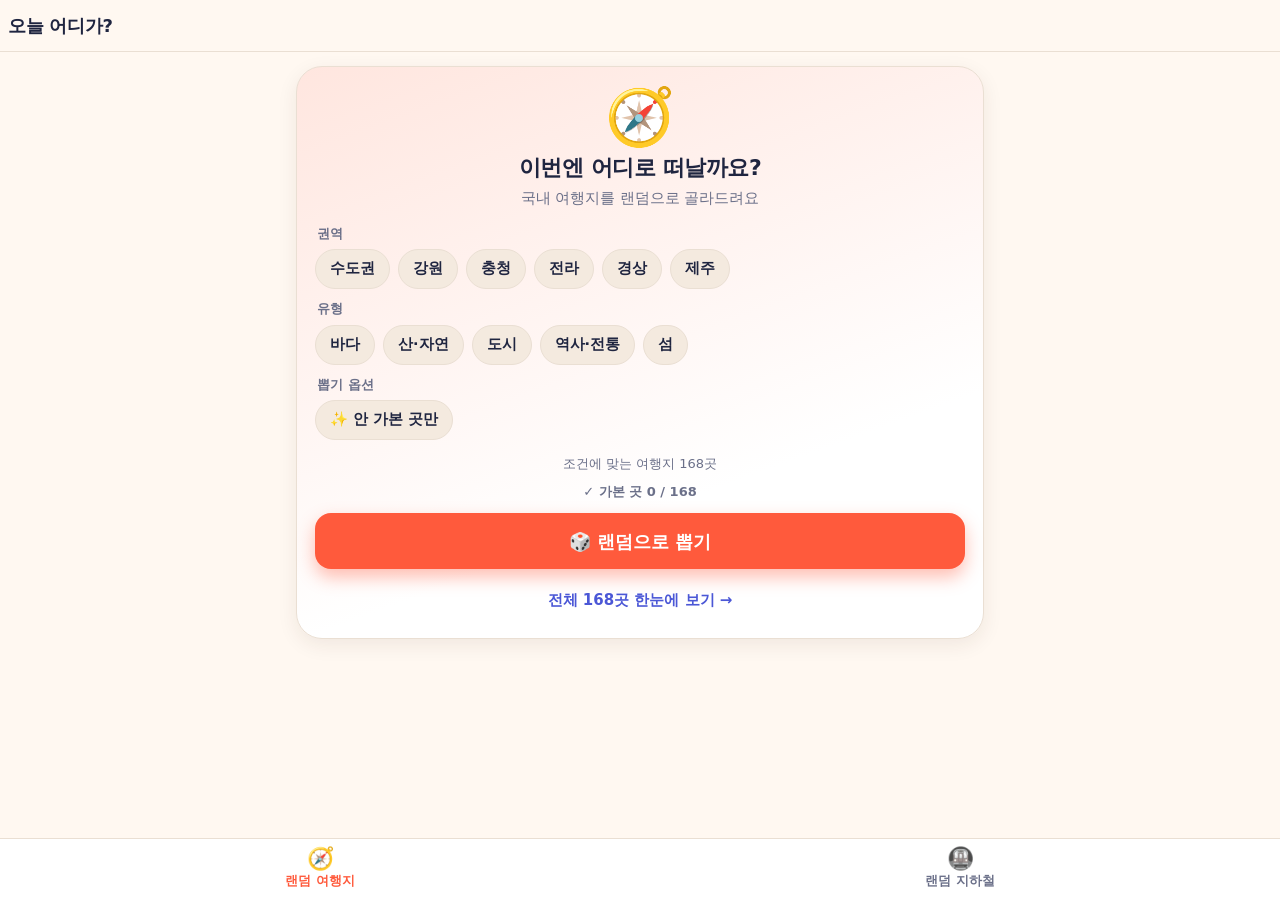
<file: index.html>
<!DOCTYPE html>
<html lang="ko">
<head>
  <meta charset="utf-8">
  <meta name="viewport" content="width=device-width, initial-scale=1, viewport-fit=cover">
  <title>오늘 어디가? – 랜덤 여행지 · 지하철 놀거리</title>
  <meta name="description" content="버튼 한 번으로 전국 시·군 여행지와 지하철역 놀거리를 정해드려요.">
  <meta name="theme-color" content="#fff8f1" media="(prefers-color-scheme: light)">
  <meta name="theme-color" content="#14172a" media="(prefers-color-scheme: dark)">
  <meta name="color-scheme" content="light dark">
  <meta name="mobile-web-app-capable" content="yes">
  <meta name="apple-mobile-web-app-capable" content="yes">
  <meta name="apple-mobile-web-app-title" content="오늘 어디가?">
  <meta name="apple-mobile-web-app-status-bar-style" content="default">
  <meta property="og:title" content="오늘 어디가?">
  <meta property="og:description" content="랜덤 국내 여행지 · 랜덤 지하철역 놀거리">
  <meta property="og:type" content="website">
  <link rel="manifest" href="manifest.webmanifest">
  <link rel="icon" type="image/png" sizes="32x32" href="icons/favicon-32.png">
  <link rel="apple-touch-icon" href="icons/apple-touch-icon.png">
  <link rel="stylesheet" href="style.css">
</head>
<body>
  <header class="appbar">
    <button id="back" class="icon-btn" type="button" aria-label="뒤로 가기" hidden>
      <svg viewBox="0 0 24 24" width="24" height="24" aria-hidden="true"><path d="M15 5l-7 7 7 7" fill="none" stroke="currentColor" stroke-width="2.4" stroke-linecap="round" stroke-linejoin="round"/></svg>
    </button>
    <h1 id="title">오늘 어디가?</h1>
  </header>

  <main id="app" tabindex="-1">
    <noscript><p class="empty">이 앱은 JavaScript가 필요해요.</p></noscript>
  </main>

  <nav class="tabbar" aria-label="메인 메뉴">
    <a class="tab" data-tab="travel" href="#/travel">
      <span class="tab-ico" aria-hidden="true">🧭</span><span class="tab-txt">랜덤 여행지</span>
    </a>
    <a class="tab" data-tab="subway" href="#/subway">
      <span class="tab-ico" aria-hidden="true">🚇</span><span class="tab-txt">랜덤 지하철</span>
    </a>
  </nav>

  <div id="toast" class="toast" role="status" aria-live="polite" hidden></div>

  <script src="data.js"></script>
  <script src="data-travel-1.js"></script>
  <script src="data-travel-2.js"></script>
  <script src="data-travel-3.js"></script>
  <script src="data-subway-2.js"></script>
  <script src="app.js"></script>
</body>
</html>
</file>
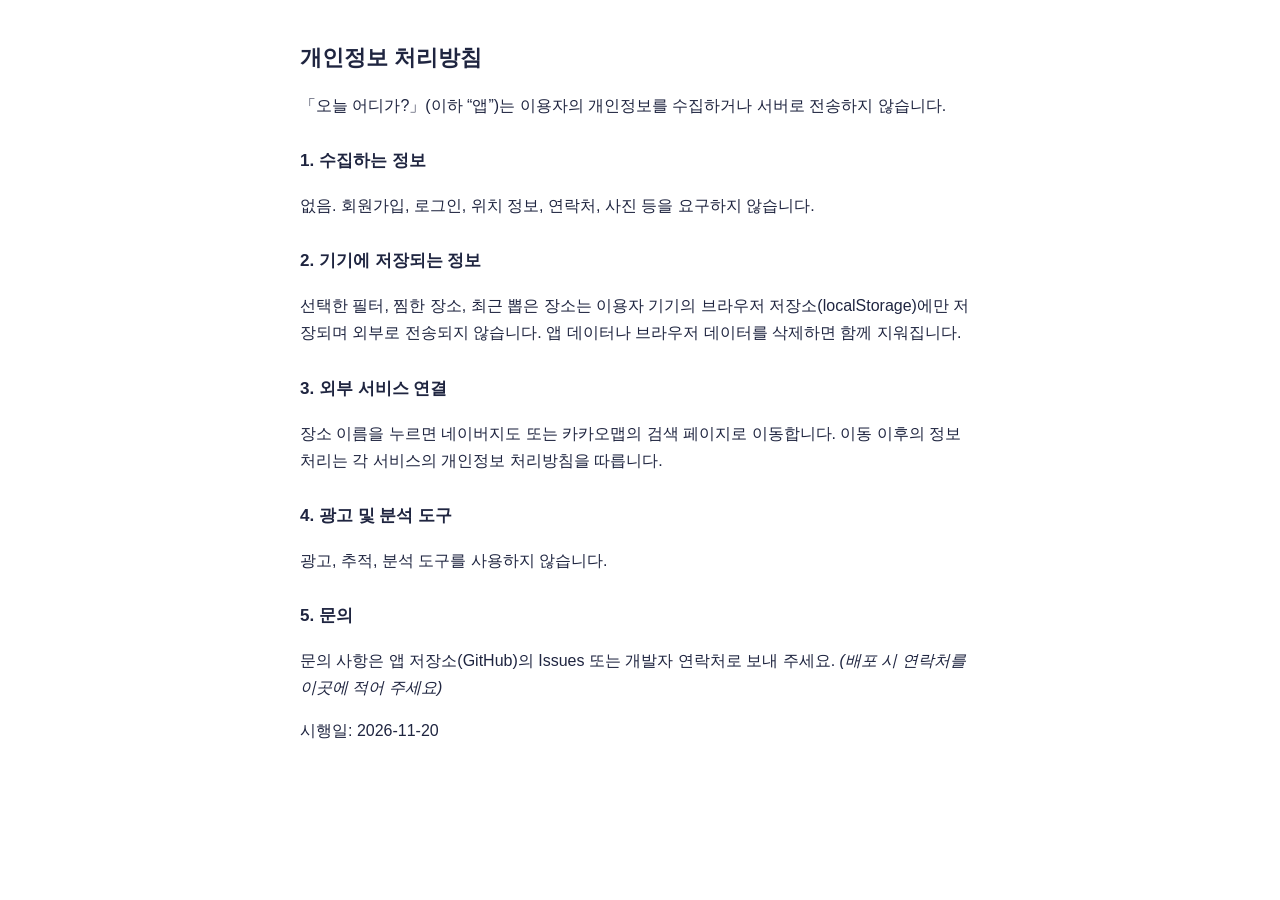
<file: privacy.html>
<!DOCTYPE html>
<html lang="ko">
<head>
  <meta charset="utf-8">
  <meta name="viewport" content="width=device-width, initial-scale=1">
  <title>개인정보 처리방침 – 오늘 어디가?</title>
  <style>
    body { font-family: -apple-system, "Apple SD Gothic Neo", "Noto Sans KR", sans-serif; line-height: 1.7; max-width: 680px; margin: 0 auto; padding: 24px 18px 60px; color: #1f2540; }
    h1 { font-size: 22px; } h2 { font-size: 17px; margin-top: 28px; }
    @media (prefers-color-scheme: dark) { body { background: #14172a; color: #f2f2fa; } a { color: #8f98ff; } }
  </style>
</head>
<body>
  <h1>개인정보 처리방침</h1>
  <p>「오늘 어디가?」(이하 “앱”)는 이용자의 개인정보를 수집하거나 서버로 전송하지 않습니다.</p>

  <h2>1. 수집하는 정보</h2>
  <p>없음. 회원가입, 로그인, 위치 정보, 연락처, 사진 등을 요구하지 않습니다.</p>

  <h2>2. 기기에 저장되는 정보</h2>
  <p>선택한 필터, 찜한 장소, 최근 뽑은 장소는 이용자 기기의 브라우저 저장소(localStorage)에만 저장되며 외부로 전송되지 않습니다. 앱 데이터나 브라우저 데이터를 삭제하면 함께 지워집니다.</p>

  <h2>3. 외부 서비스 연결</h2>
  <p>장소 이름을 누르면 네이버지도 또는 카카오맵의 검색 페이지로 이동합니다. 이동 이후의 정보 처리는 각 서비스의 개인정보 처리방침을 따릅니다.</p>

  <h2>4. 광고 및 분석 도구</h2>
  <p>광고, 추적, 분석 도구를 사용하지 않습니다.</p>

  <h2>5. 문의</h2>
  <p>문의 사항은 앱 저장소(GitHub)의 Issues 또는 개발자 연락처로 보내 주세요. <em>(배포 시 연락처를 이곳에 적어 주세요)</em></p>

  <p>시행일: 2026-11-20</p>
</body>
</html>
</file>
<file: style.css>
/* 오늘 어디가? — 모바일 우선 스타일 */
:root {
  --bg: #fff8f1;
  --card: #ffffff;
  --ink: #1f2540;
  --sub: #6b7089;
  --line: #eadfd3;
  --chip: #f4eadf;
  --accent: #ff5a3c;
  --accent-ink: #ffffff;
  --accent-soft: #ffe6df;
  --blue: #4b57d6;
  --shadow: 0 6px 20px rgba(60, 40, 20, .08);
  --radius: 18px;
  --appbar-h: 52px;
  --tabbar-h: 62px;
  --safe-t: env(safe-area-inset-top, 0px);
  --safe-b: env(safe-area-inset-bottom, 0px);
}
@media (prefers-color-scheme: dark) {
  :root {
    --bg: #14172a;
    --card: #1e2238;
    --ink: #f2f2fa;
    --sub: #a4a8c2;
    --line: #2d3252;
    --chip: #2a2f4d;
    --accent: #ff7a5c;
    --accent-ink: #1b1020;
    --accent-soft: #3a2a3c;
    --blue: #8f98ff;
    --shadow: 0 6px 20px rgba(0, 0, 0, .35);
  }
}

* { box-sizing: border-box; -webkit-tap-highlight-color: transparent; }
html { scroll-behavior: auto; }
body {
  margin: 0;
  background: var(--bg);
  color: var(--ink);
  font-family: -apple-system, BlinkMacSystemFont, "Apple SD Gothic Neo", "Noto Sans KR", "Malgun Gothic", system-ui, sans-serif;
  font-size: 16px;
  line-height: 1.5;
  overscroll-behavior-y: contain;
  -webkit-text-size-adjust: 100%;
  padding-top: calc(var(--appbar-h) + var(--safe-t));
  padding-bottom: calc(var(--tabbar-h) + var(--safe-b));
  min-height: 100vh;
  min-height: 100dvh;
}
[hidden] { display: none !important; }
a { color: inherit; text-decoration: none; }
button { font: inherit; color: inherit; }
:focus-visible { outline: 3px solid var(--blue); outline-offset: 2px; border-radius: 10px; }

/* ----- 상단 앱바 ----- */
.appbar {
  position: fixed; inset: 0 0 auto 0; z-index: 20;
  height: calc(var(--appbar-h) + var(--safe-t));
  padding: var(--safe-t) 8px 0;
  display: flex; align-items: center; gap: 4px;
  background: color-mix(in srgb, var(--bg) 92%, transparent);
  backdrop-filter: blur(10px); -webkit-backdrop-filter: blur(10px);
  border-bottom: 1px solid var(--line);
}
.appbar h1 { font-size: 18px; margin: 0 0 0 8px; font-weight: 800; letter-spacing: -.3px; }
.icon-btn {
  width: 44px; height: 44px; border: 0; background: transparent; border-radius: 50%;
  display: grid; place-items: center; cursor: pointer;
}
.icon-btn:active { background: var(--chip); }
.appbar .icon-btn + h1 { margin-left: 0; }

/* ----- 하단 탭 ----- */
.tabbar {
  position: fixed; inset: auto 0 0 0; z-index: 20;
  height: calc(var(--tabbar-h) + var(--safe-b));
  padding-bottom: var(--safe-b);
  display: grid; grid-template-columns: 1fr 1fr;
  background: var(--card);
  border-top: 1px solid var(--line);
}
.tab {
  display: flex; flex-direction: column; align-items: center; justify-content: center; gap: 2px;
  color: var(--sub); font-weight: 700; font-size: 12.5px;
}
.tab-ico { font-size: 22px; line-height: 1; filter: grayscale(.9); opacity: .7; }
.tab[aria-current="page"] { color: var(--accent); }
.tab[aria-current="page"] .tab-ico { filter: none; opacity: 1; }
.tab:active { background: var(--chip); }

/* ----- 공통 레이아웃 ----- */
#app { padding: 14px 16px 28px; max-width: 720px; margin: 0 auto; outline: none; }
.page-in { animation: pageIn .22s ease-out; }
@keyframes pageIn { from { opacity: 0; transform: translateY(8px); } to { opacity: 1; transform: none; } }

.hero {
  background: linear-gradient(160deg, var(--accent-soft), var(--card) 70%);
  border: 1px solid var(--line); border-radius: 26px; padding: 22px 18px 18px;
  text-align: center; box-shadow: var(--shadow);
}
.hero-emoji { font-size: 56px; line-height: 1; margin-bottom: 4px; }
.hero h2 { margin: 6px 0 4px; font-size: 22px; letter-spacing: -.4px; }
.hero p { margin: 0 0 14px; color: var(--sub); font-size: 14.5px; }

.cta {
  width: 100%; min-height: 56px; border: 0; border-radius: 16px; cursor: pointer;
  background: var(--accent); color: var(--accent-ink); font-weight: 800; font-size: 18px;
  box-shadow: 0 8px 18px color-mix(in srgb, var(--accent) 40%, transparent);
  transition: transform .08s;
}
.cta:active { transform: scale(.98); }
.cta[disabled] { opacity: .45; box-shadow: none; }
.btn {
  min-height: 48px; padding: 0 16px; border-radius: 14px; border: 1px solid var(--line);
  background: var(--card); font-weight: 700; cursor: pointer; display: inline-flex;
  align-items: center; justify-content: center; gap: 6px; font-size: 15px;
}
.btn:active { background: var(--chip); }
.btn.primary { background: var(--accent); color: var(--accent-ink); border-color: transparent; }
.btn.on { background: var(--accent-soft); border-color: var(--accent); color: var(--accent); }
.btn-row { display: grid; grid-template-columns: repeat(auto-fit, minmax(96px, 1fr)); gap: 8px; margin-top: 12px; }
.btn-row .btn { padding: 0 8px; white-space: nowrap; font-size: 14.5px; }
.btn-row.three { grid-template-columns: repeat(3, 1fr); }

.link-more { display: block; margin-top: 12px; color: var(--blue); font-weight: 700; font-size: 15px; padding: 8px; }

/* ----- 필터 칩 ----- */
.filters { margin: 14px 0 14px; text-align: left; }
.filters h3 { font-size: 13px; color: var(--sub); margin: 10px 2px 6px; font-weight: 700; }
.chips { display: flex; flex-wrap: wrap; gap: 8px; }
.chip {
  min-height: 40px; padding: 0 14px; border-radius: 999px; border: 1px solid var(--line);
  background: var(--chip); font-size: 14.5px; font-weight: 600; cursor: pointer;
}
.chip[aria-pressed="true"] { background: var(--accent); color: var(--accent-ink); border-color: transparent; }
.count-note { font-size: 13px; color: var(--sub); margin: 8px 2px 10px; text-align: center; }

.section-title { font-size: 15px; font-weight: 800; margin: 22px 2px 8px; }
.mini-list { display: flex; flex-wrap: wrap; gap: 8px; }
.mini {
  padding: 8px 12px; border-radius: 12px; background: var(--card); border: 1px solid var(--line);
  font-size: 14px; font-weight: 600;
}

/* ----- 결과/상세 ----- */
.result {
  background: var(--card); border: 1px solid var(--line); border-radius: 26px; padding: 22px 18px;
  box-shadow: var(--shadow);
}
.result .kicker { color: var(--accent); font-weight: 800; font-size: 13px; letter-spacing: .3px; }
.result h2 { font-size: 32px; margin: 4px 0 8px; letter-spacing: -.8px; line-height: 1.2; word-break: keep-all; }
.result .desc { color: var(--sub); margin: 0 0 12px; font-size: 15.5px; }
.badges { display: flex; flex-wrap: wrap; gap: 6px; margin-bottom: 10px; }
.badge {
  display: inline-flex; align-items: center; height: 26px; padding: 0 10px; border-radius: 999px;
  font-size: 12.5px; font-weight: 800; background: var(--chip); color: var(--ink);
}
.badge.line { color: #fff; }
.badge.line.dark-ink { color: #1b1b1b; }
.badge.region { background: var(--accent-soft); color: var(--accent); }

.spots { list-style: none; margin: 14px 0 0; padding: 0; display: grid; gap: 10px; }
.spot {
  display: grid; grid-template-columns: 40px 1fr; gap: 10px; align-items: center;
  padding: 12px; border: 1px solid var(--line); border-radius: 16px; background: var(--bg);
}
.spot-ico { font-size: 26px; text-align: center; }
.spot-name { font-weight: 800; font-size: 16.5px; }
.spot-desc { color: var(--sub); font-size: 13.5px; }
.spot-links { grid-column: 1 / -1; display: flex; gap: 8px; margin-top: 2px; }
.spot-links a {
  flex: 1; text-align: center; min-height: 40px; display: grid; place-items: center;
  border-radius: 10px; font-size: 13.5px; font-weight: 700; background: var(--card); border: 1px solid var(--line);
}
.spot-links a:active { background: var(--chip); }
.hint { color: var(--sub); font-size: 12.5px; text-align: center; margin: 14px 4px 0; }

/* ----- 목록 ----- */
.searchbox {
  position: sticky; top: calc(var(--appbar-h) + var(--safe-t)); z-index: 10;
  background: var(--bg); padding: 6px 0 8px;
}
.searchbox input {
  width: 100%; height: 48px; border-radius: 14px; border: 1px solid var(--line);
  background: var(--card); color: var(--ink); padding: 0 14px; font-size: 16px;
}
.group-title {
  font-size: 13px; font-weight: 800; color: var(--sub); margin: 18px 2px 8px;
  display: flex; justify-content: space-between;
}
.grid { display: grid; grid-template-columns: 1fr; gap: 10px; }
@media (min-width: 560px) { .grid { grid-template-columns: 1fr 1fr; } }
.item {
  display: block; background: var(--card); border: 1px solid var(--line); border-radius: 16px; padding: 12px 14px;
}
.item:active { background: var(--chip); }
.item-top { display: flex; align-items: center; justify-content: space-between; gap: 8px; margin-bottom: 4px; }
.item-name { font-weight: 800; font-size: 17px; }
.item-sub { color: var(--sub); font-size: 13.5px; }
.fav-mark { color: var(--accent); }
.empty { text-align: center; color: var(--sub); padding: 40px 12px; }

/* ----- 룰렛 오버레이 ----- */
.spin {
  position: fixed; inset: 0; z-index: 50; display: grid; place-items: center; text-align: center;
  background: color-mix(in srgb, var(--bg) 94%, transparent); backdrop-filter: blur(6px);
  -webkit-backdrop-filter: blur(6px);
}
.spin-label { color: var(--sub); font-weight: 700; margin-bottom: 8px; }
.spin-name { font-size: 40px; font-weight: 900; letter-spacing: -1px; padding: 0 16px; word-break: keep-all; min-height: 56px; }
.spin-dice { font-size: 54px; animation: wob .5s infinite alternate ease-in-out; }
@keyframes wob { from { transform: rotate(-14deg); } to { transform: rotate(14deg); } }
.spin.done .spin-name { color: var(--accent); }

/* ----- 토스트 ----- */
.toast {
  position: fixed; left: 50%; transform: translateX(-50%);
  bottom: calc(var(--tabbar-h) + var(--safe-b) + 14px); z-index: 60;
  background: var(--ink); color: var(--bg); padding: 12px 16px; border-radius: 14px;
  font-weight: 700; font-size: 14.5px; display: flex; gap: 12px; align-items: center;
  max-width: calc(100% - 32px); box-shadow: var(--shadow);
}
.toast[hidden] { display: none; }
.toast button {
  border: 0; background: var(--accent); color: var(--accent-ink); font-weight: 800;
  border-radius: 10px; padding: 6px 10px; cursor: pointer;
}

@media (prefers-reduced-motion: reduce) {
  .page-in, .spin-dice { animation: none; }
  .cta { transition: none; }
}

/* ----- 가봤어요 / 제외 / 통계 ----- */
.stats { text-align: center; font-size: 13px; color: var(--sub); margin: -2px 0 12px; font-weight: 600; }
.linkbtn { border: 0; background: transparent; color: var(--blue); font-weight: 700; font-size: 13px; padding: 6px 4px; cursor: pointer; }
.marks { display: inline-flex; align-items: center; gap: 6px; }
.badge.ok { background: #d7f2e1; color: #0f6b38; }
.badge.no { background: #fde0e0; color: #a12020; }
.item.banned { opacity: .6; }
@media (prefers-color-scheme: dark) {
  .badge.ok { background: #1f4a36; color: #8fe3b5; }
  .badge.no { background: #4a2327; color: #ffb3b3; }
}
</file>
